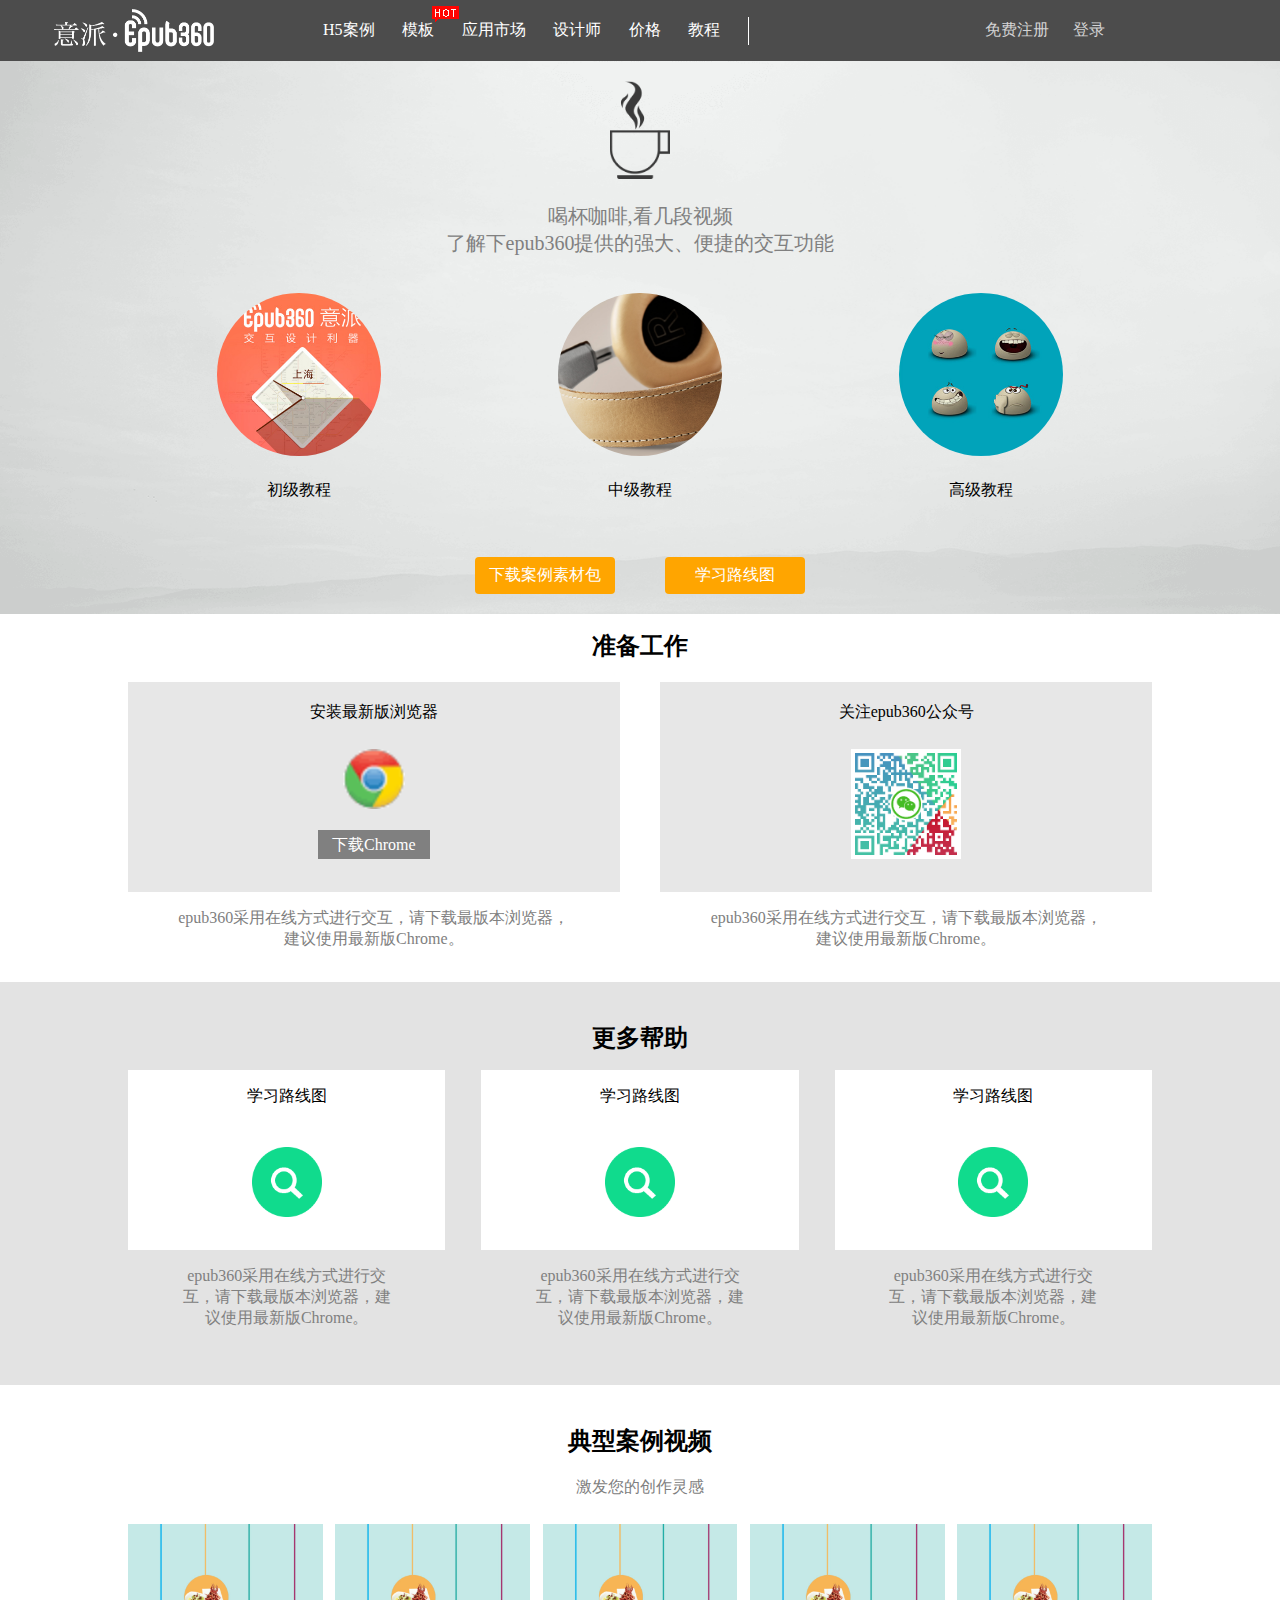
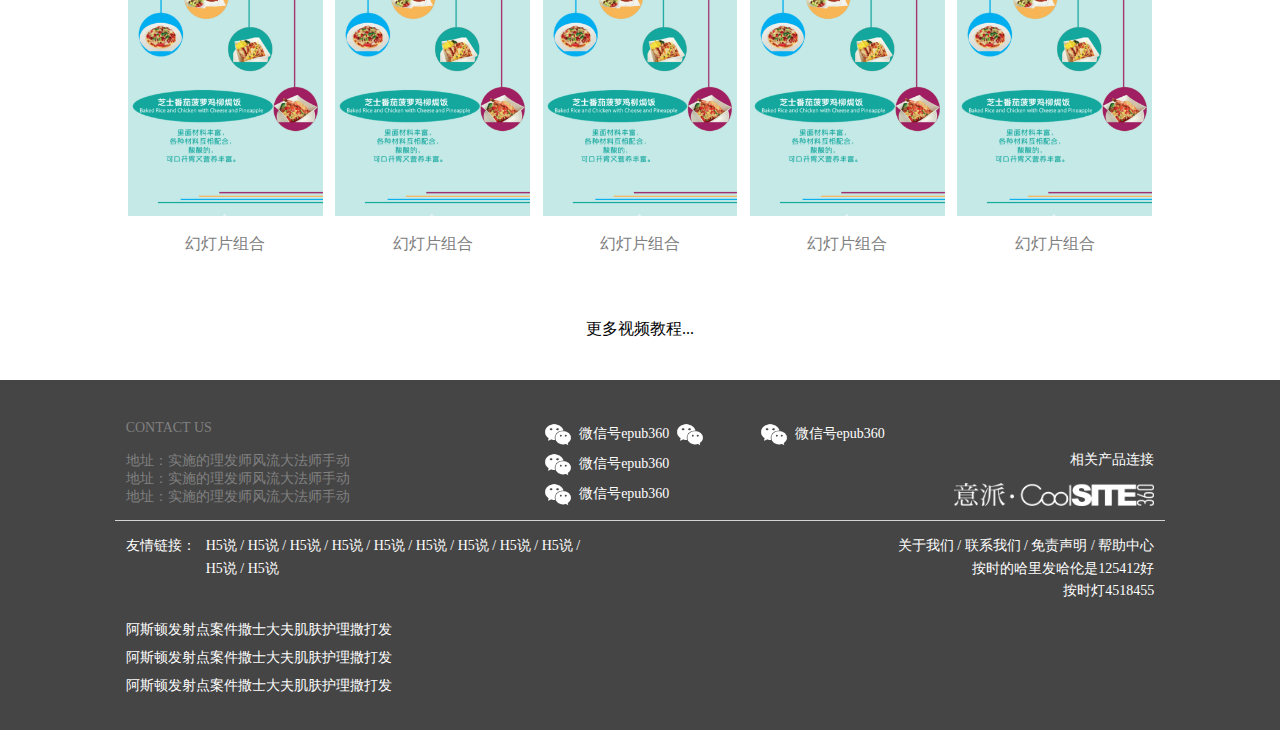
<file: yipai/index.html>
<!DOCTYPE html>
<html>
	<head>
		<meta charset="utf-8" />
		<title></title>
		<link rel="stylesheet" type="text/css" href="css/style.css"/>
	</head>
	<body>
		<!--设置整个页面的头部header开始-->
		<header class="index-header">
			<div class="index-header-logo">
				<!--<img src="img/6c7ccc5c6ac5bdbaff0d8dd779b1eb8a_origin.png"/>-->
			</div>
			<ul class="index-header-nav">
				<li>H5案例</li>
				<li>模板
					<img src="img/2c3799a5a45896cd23ac28ec1340d150_origin.gif" alt=""/>
				</li>
				<li>应用市场</li>
				<li>设计师</li>
				<li>价格</li>
				<li>教程</li>
				<li></li>
			</ul>
			<div class="index-header-loginRegister">
				<a href="">免费注册</a>
				<a href="">登录</a>
			</div>
			<div class="index-header-menu">
				<img src="img/menu.svg"/>
			</div>
		</header>
		<!--设置整个页面的头部header结束-->
		
		<!--初中高教程部分开始-->
		<section class="yipai-course">
			<figure class="yipai-course-cup">
				<img src="img/dd547745c53c51e41ac9eeaf330c5499.png" alt=""/>
				<figcaption>喝杯咖啡,看几段视频<br>了解下epub360提供的强大、便捷的交互功能</figcaption>
			</figure>
			<div class="">
				<figure>
					<img src="img/44d535fcdd041fddfa2d3a783c95d71c.jpg" alt=""/>
					<figcaption>初级教程</figcaption>
				</figure>
				<figure>
					<img src="img/eac41dbe4a6dda6ff9043d64f31b5729.jpg" alt=""/>
					<figcaption>中级教程</figcaption>
				</figure>
				<figure>
					<img src="img/2eb4337646c5c3ff62a26fc56170b049.jpg" alt=""/>
					<figcaption>高级教程</figcaption>
				</figure>
			</div>
			<p><span>下载案例素材包</span><span>学习路线图</span></p>
		</section>
		<!--初中高教程部分结束-->
		
		<!--准备工作部分开始-->
		<section class="yipai-jobReady">
			<h2 class="h2-set">准备工作</h2>
			<div class="yipai-jobReady-contents">
				<div class="">
					<figure>
						<p>安装最新版浏览器</p>
						<img src="img/compatible_chrome.gif" alt=""/>
						<span>下载Chrome</span>
					</figure>
					<p class="p-set">epub360采用在线方式进行交互，请下载最版本浏览器，建议使用最新版Chrome。</p>
				</div>   
				<div class="">
					<figure>
						<p>关注epub360公众号</p>
						<img src="img/85c84707115c526b711dfb287318c7e2.png" alt=""/>
					</figure>
					<p class="p-set">epub360采用在线方式进行交互，请下载最版本浏览器，建议使用最新版Chrome。</p>
				</div>
			</div>
		</section>
		<!--准备工作部分结束-->
		
		<!--更多帮助部分开始-->
		<section class="yipai-moreHelp">
			<h2 class="h2-set">更多帮助</h2>
			<div class="yipai-moreHelp-contents">
				<div class="yipai-moreHelp-item">
					<figure>
						<figcaption>学习路线图</figcaption>
						<img src="img/fd89002faded3ff84e2459006e0617e6.png"/>
					</figure>
					<p class="p-set">epub360采用在线方式进行交互，请下载最版本浏览器，建议使用最新版Chrome。</p>
				</div>
				<div class="yipai-moreHelp-item">
					<figure>
						<figcaption>学习路线图</figcaption>
						<img src="img/fd89002faded3ff84e2459006e0617e6.png"/>
					</figure>
					<p class="p-set">epub360采用在线方式进行交互，请下载最版本浏览器，建议使用最新版Chrome。</p>
				</div>
				<div class="yipai-moreHelp-item">
					<figure>
						<figcaption>学习路线图</figcaption>
						<img src="img/fd89002faded3ff84e2459006e0617e6.png"/>
					</figure>
					<p class="p-set">epub360采用在线方式进行交互，请下载最版本浏览器，建议使用最新版Chrome。</p>
				</div>
			</div>
		</section>
		<!--更多帮助部分结束-->
		
		<!--典型案例部分开始-->
		<section class="yipai-samples">
			<hgroup>
				<h2 class="h2-set">典型案例视频</h2>
				<p>激发您的创作灵感</p>
			</hgroup>
			<div class="">
				<figure>
					<img src="img/b3b7d1bd3549d1bb6e3a5e5740bb494e.jpg" alt=""/>
					<figcaption>幻灯片组合</figcaption>
				</figure>
				<figure>
					<img src="img/b3b7d1bd3549d1bb6e3a5e5740bb494e.jpg" alt=""/>
					<figcaption>幻灯片组合</figcaption>
				</figure>
				<figure>
					<img src="img/b3b7d1bd3549d1bb6e3a5e5740bb494e.jpg" alt=""/>
					<figcaption>幻灯片组合</figcaption>
				</figure>
				<figure>
					<img src="img/b3b7d1bd3549d1bb6e3a5e5740bb494e.jpg" alt=""/>
					<figcaption>幻灯片组合</figcaption>
				</figure>
				<figure>
					<img src="img/b3b7d1bd3549d1bb6e3a5e5740bb494e.jpg" alt=""/>
					<figcaption>幻灯片组合</figcaption>
				</figure>
			</div>
			<p class="more-p">更多视频教程...</p>
		</section>
		<!--典型案例部分结束-->
		
		<!--页面的脚部开始-->
		<footer class="index-footer">
			<div class="ft-top">
				<dl>
					<dt>CONTACT US</dt>
					<dd>地址：实施的理发师风流大法师手动</dd>
					<dd>地址：实施的理发师风流大法师手动</dd>
					<dd>地址：实施的理发师风流大法师手动</dd>
				</dl>
				<div class="ft-top-connect">
					<ul>
						<li><img src="img/c753b684eec74d3d0ca881a1ed64eef9.png" alt=""/>微信号epub360<img src="img/c753b684eec74d3d0ca881a1ed64eef9.png" alt=""/></li>
						<li><img src="img/c753b684eec74d3d0ca881a1ed64eef9.png" alt=""/>微信号epub360</li>
						<li><img src="img/c753b684eec74d3d0ca881a1ed64eef9.png" alt=""/>微信号epub360</li>
					</ul>
					<ul>
						<li><img src="img/c753b684eec74d3d0ca881a1ed64eef9.png" alt=""/>微信号epub360</li>
					</ul>
				</div>
				<div class="ft-top-logo">
					<p>相关产品连接</p>
					<img src="img/d1270e92aa014a5d9ebc5e9d096c1707_origin.png"/>
				</div>
			</div>
			<div class="ft-middle">
				<dl>
					<dt>友情链接：</dt>
					<dd>H5说 / H5说 / H5说 / H5说 / H5说 / H5说 / H5说 / H5说 / H5说 / H5说 / H5说 </dd>
				</dl>
				<div>
					<p>关于我们 / 联系我们 / 免责声明 / 帮助中心</p>
					<p>按时的哈里发哈伦是125412好</p>
					<p>按时灯4518455</p>
				</div>
			</div>
			<div class="ft-bottom">
				<p>阿斯顿发射点案件撒士大夫肌肤护理撒打发</p>
				<p>阿斯顿发射点案件撒士大夫肌肤护理撒打发</p>
				<p>阿斯顿发射点案件撒士大夫肌肤护理撒打发</p>
			</div>
		</footer>
		<!--页面的脚部结束-->
	</body>
</html>
</file>
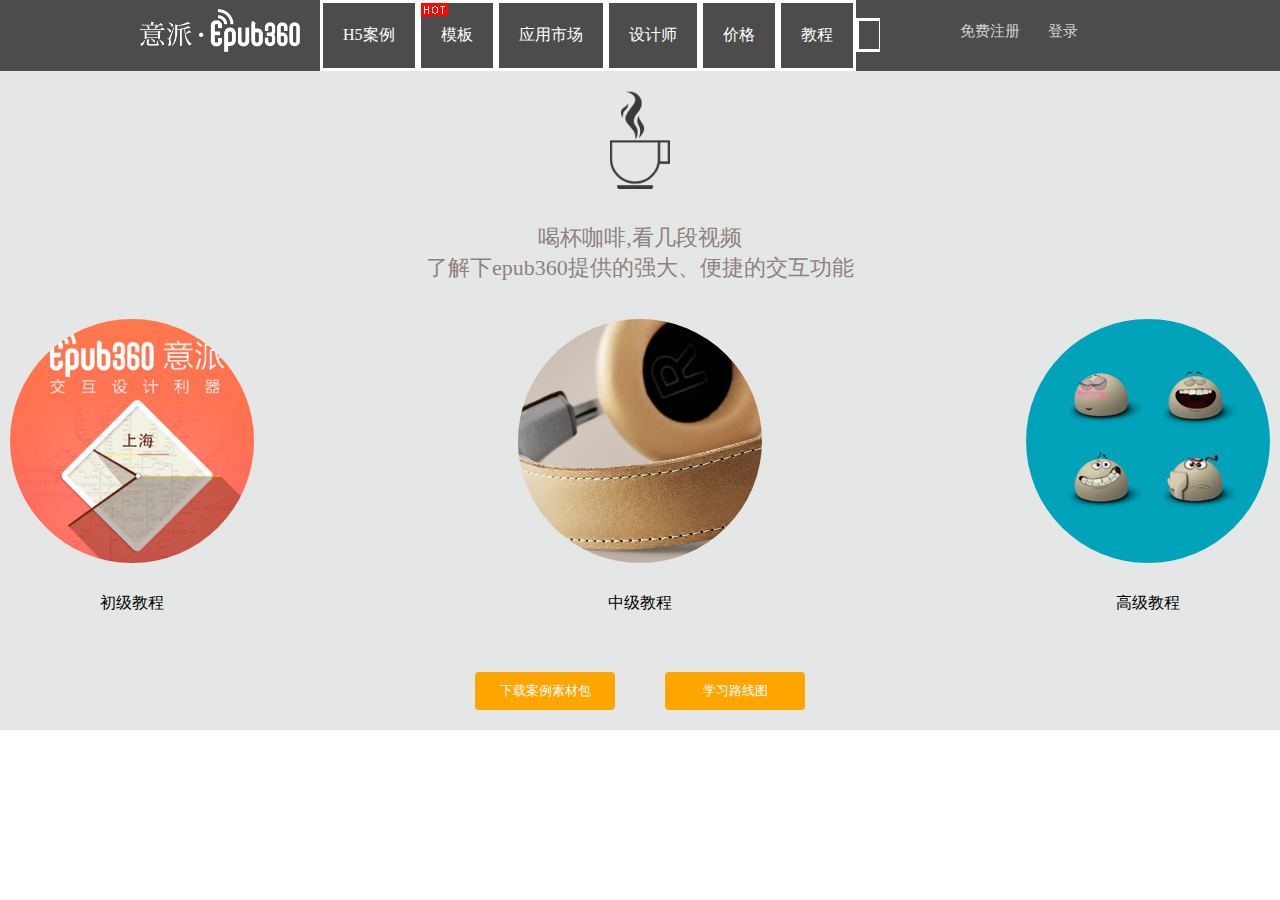
<file: 意派登录/index.html>
<!DOCTYPE html>
<html>
	<head>
		<meta charset="utf-8" />
		<title></title>
		<link rel="stylesheet" type="text/css" href="css/reset.css"/>
		<link rel="stylesheet" type="text/css" href="css/style.css"/>
	</head>
	<body>
		<!--头部-->
		<div class="header clearfix">
			<div class="logo">
				<h1>意派epub360</h1>
			</div>
			
			<ul class="nav clearfix">
				<li>H5案例</li>
				<li>模板
					<img src="img/2c3799a5a45896cd23ac28ec1340d150_origin.gif" alt=""/>
				</li>
				<li>应用市场</li>
				<li>设计师</li>
				<li>价格</li>
				<li>教程</li>
				<li></li>
			</ul>
			
			<div class="login-register">
				<a href="">免费注册</a>
				<a href="">登录</a>
			</div>
		</div>
		
		<!--教程部分-->
		<div class="courses">
			<div class="cup">
				<img src="img/dd547745c53c51e41ac9eeaf330c5499.png" alt=""/>
				<p>喝杯咖啡,看几段视频<br>了解下epub360提供的强大、便捷的交互功能</p>
			</div>
			
			<div class="courses-items clearfix">
				<div class="course-item">
					<img src="img/44d535fcdd041fddfa2d3a783c95d71c.jpg" alt=""/>
					<p>初级教程</p>
				</div>
				<div class="course-item">
					<img src="img/eac41dbe4a6dda6ff9043d64f31b5729.jpg" alt=""/>
					<p>中级教程</p>
				</div>
				<div class="course-item">
					<img src="img/2eb4337646c5c3ff62a26fc56170b049.jpg" alt=""/>
					<p>高级教程</p>
				</div>
			</div>
			
			<div class="ds-btn">
				<button>下载案例素材包</button>
				<button>学习路线图</button>
			</div>
		</div>
	</body>
</html>
</file>
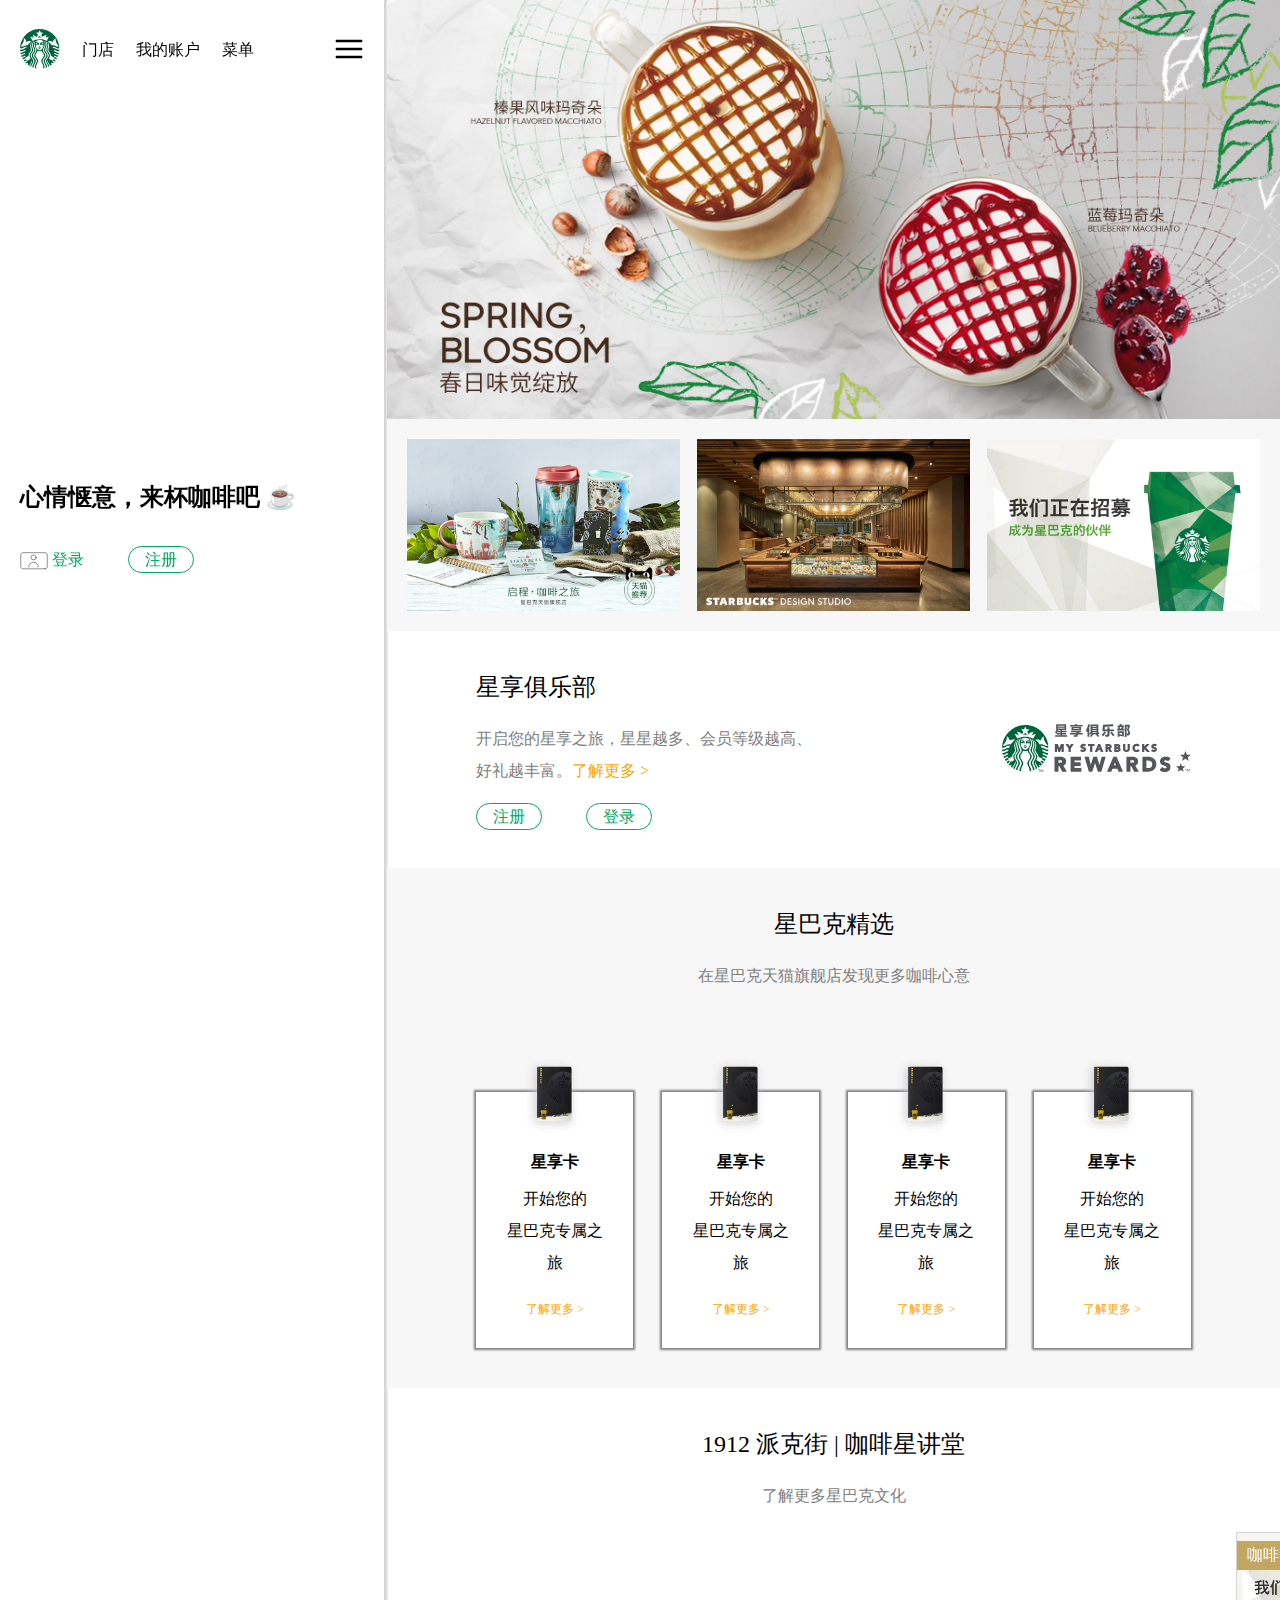
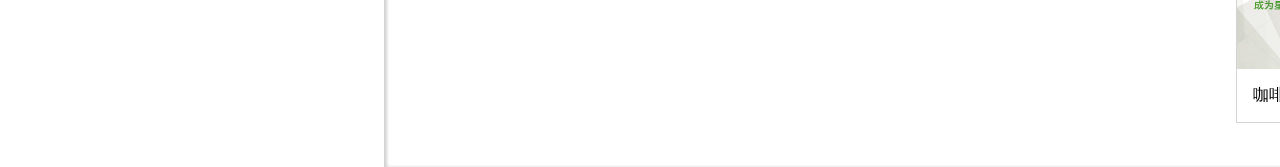
<file: 星巴克/index.html>
<!DOCTYPE html>
<html>
	<head>
		<meta charset="utf-8" />
		<title></title>
		<!--移动端优先-->
		<meta name="viewport" content="width=device-width,initial-scale=1,minimum-scale=1,maximum-scale=1,user-scalable=no" />
		<link rel="stylesheet" type="text/css" href="css/style.css"/>
	</head>
	<body>
		<!--左边-->
		<aside>
			<header class="aside-header">
				<div class="aside-header-logo">
					<img src="img/logo.svg" alt="index-logo"/>
				</div>
				<ul class="aside-header-nav">
					<li>门店</li>
					<li>我的账户</li>
					<li>菜单</li>
				</ul>
				<div class="aside-header-menu">
					<img src="img/menu.svg" alt="index-menu"/>
				</div>
			</header>
			<div class="aisde-desc">
				<h2>心情惬意，来杯咖啡吧 ☕</h2>
				<p>
					<a href=""><img src="img/icon-account.svg" alt=""/> 登录</a>
					<a href="">注册</a>
				</p>
			</div>
		</aside>
		
		<!--右边-->
		<div class="container">
			<div class="banner">
				<img src="img/kv.jpg" alt=""/>
				<img src="img/kv-mobile.jpg" alt=""/>
			</div>
			
			<div class="starbucks-ad">
				<img src="img/starbucks-tmall-0403-cn.jpg"/>
				<img src="img/starbucks-design-studio-web-china.jpg"/>
				<img src="img/homepage-career-cn.jpg"/>
			</div>
			
			<section class="starbucks-club">
				<div class="starbucks-club-desc">
					<h2 class="h2-set">星享俱乐部</h2>
					<p class="p-set">
						开启您的星享之旅，星星越多、会员等级越高、<br>
						好礼越丰富。<br><a href="">了解更多 ></a>
					</p>
					<p><span>注册</span> <span>登录</span></p>
				</div>
				<div class="starbucks-club-logo">
					<img src="img/logo-msr.svg" alt=""/>
				</div>
			</section>
			
			<section class="starbucks-selected">
				<hgroup>
					<h2 class="h2-set">星巴克精选</h2>
					<p  class="p-set">在星巴克天猫旗舰店发现更多咖啡心意</p>
				</hgroup>
				<div class="starbucks-selected-card">
					<figure>
						<img src="img/tmall-card-01.png" alt=""/>
						<h4>星享卡</h4>
						<p>开始您的<br>星巴克专属之旅</p>
						<a href="">了解更多 ></a>
					</figure>
					<figure>
						<img src="img/tmall-card-01.png" alt=""/>
						<h4>星享卡</h4>
						<p>开始您的<br>星巴克专属之旅</p>
						<a href="">了解更多 ></a>
					</figure>
					<figure>
						<img src="img/tmall-card-01.png" alt=""/>
						<h4>星享卡</h4>
						<p>开始您的<br>星巴克专属之旅</p>
						<a href="">了解更多 ></a>
					</figure>
					<figure>
						<img src="img/tmall-card-01.png" alt=""/>
						<h4>星享卡</h4>
						<p>开始您的<br>星巴克专属之旅</p>
						<a href="">了解更多 ></a>
					</figure>
				</div>
			</section>
			
			<section class="starbucks-classes">
				<hgroup>
					<h2 class="h2-set">1912 派克街 | 咖啡星讲堂</h2>
					<p  class="p-set">了解更多星巴克文化</p>
				</hgroup>
				<!--使用动画的无缝轮播-->
				<marquee>
					<div class="">
						<figure>
							<img src="img/homepage-career-cn.jpg" alt=""/>
							<figcaption>咖啡的起源与培植</figcaption>
							<span>咖啡知识</span>
						</figure>
						<figure>
							<img src="img/homepage-career-cn.jpg" alt=""/>
							<figcaption>咖啡的起源与培植</figcaption>
							<span>咖啡知识</span>
						</figure>
						<figure>
							<img src="img/homepage-career-cn.jpg" alt=""/>
							<figcaption>咖啡的起源与培植</figcaption>
							<span>咖啡知识</span>
						</figure>
						<figure>
							<img src="img/homepage-career-cn.jpg" alt=""/>
							<figcaption>咖啡的起源与培植</figcaption>
							<span>咖啡知识</span>
						</figure>
					</div>
				</marquee>
			</section>
			
			<footer>
				<figure>
					<img src="img/icon-account.svg" alt=""/>
					<figcaption>主页</figcaption>
				</figure>
				<figure>
					<img src="img/icon-account.svg" alt=""/>
					<figcaption>主页</figcaption>
				</figure>
				<figure>
					<img src="img/icon-account.svg" alt=""/>
					<figcaption>主页</figcaption>
				</figure>
				<figure>
					<img src="img/icon-account.svg" alt=""/>
					<figcaption>主页</figcaption>
				</figure>
				<figure>
					<img src="img/icon-account.svg" alt=""/>
					<figcaption>主页</figcaption>
				</figure>
			</footer>
		</div>
	</body>
</html>
</file>
<file: yipai/css/style.css>
*{
	margin: 0;
	padding: 0;}

a{text-decoration: none;}
li{list-style: none;}

/*整体框架设置*/
header,
section,
footer{
	box-sizing: border-box;
	width: 100%;
	/*border: solid 1px;*/
	overflow: hidden;
}


/*设置整个页面的头部header开始*/
header{
	display: flex;
	align-items: center;
	background: rgb(76,76,76);
}

.index-header-logo{
	height: 50px;
	flex: 3;
	background: url(../img/6c7ccc5c6ac5bdbaff0d8dd779b1eb8a_origin.png) 40% center no-repeat;
	background-size: 160px;
}

.index-header-nav{
	display: flex;
	flex: 7;
}

.index-header-nav li{
	margin-left: 4%;
	padding: 20px 0;
	color: white;
	position: relative;
}

.index-header-nav li:nth-child(2) img{
	position: absolute;
	top: 6px;
	left: 30px;
}

.index-header-nav li:last-child{
	padding: 14px 0;
	border-right: solid 1px white;
	align-self: center;
}

.index-header-loginRegister{
	flex: 3;
}

.index-header-loginRegister a{
	color: lightgray;
}

.index-header-loginRegister a:last-child{
	margin-left: 20px;
}

.index-header-menu{
	display: none;
}

/*设置整个页面的头部header结束*/

/*初中高教程部分开始*/
.yipai-course{
	padding: 20px 10%;
	text-align: center;
	
	background: url(../img/21ce81a1efc6f9b71b5b8758b54cd32a.png) no-repeat;
	background-size: 100% 100%;
}

.yipai-course-cup img{
	width: 60px;
}

.yipai-course-cup figcaption{
	margin-top: 20px;
	font-size: 20px;
	color: gray;
	font-weight: 400;
}

.yipai-course div{
	display: flex;
	justify-content: space-around;
	padding: 36px 0;
}

.yipai-course div figure{
	width: 16%;
}

.yipai-course div img{
	width: 100%;
	border-radius: 50%;
}

.yipai-course div figcaption{
	padding: 20px 0;
}

.yipai-course span{
	display: inline-block;
	width: 140px;
	padding: 8px 0;
	color: white;
	border-radius: 4px;
	background: orange;
}

.yipai-course span:last-child{
	margin-left: 50px;
}

/*初中高教程部分结束*/


/*准备工作部分开始*/
.yipai-jobReady{
	padding: 16px 10%;
	text-align: center;
}

.h2-set{
	text-align: center;
}

.yipai-jobReady-contents{
	margin-top: 20px;
	display: flex;
	justify-content: space-between;
}

.yipai-jobReady-contents div{
	width: 48%;
	/*border: solid 1px;*/
}

.yipai-jobReady-contents figure{
	width: 100%;
	height: 170px;
	padding: 20px 0;
	background: #E7E7E7;
}

.yipai-jobReady-contents div:first-of-type img{
	display: block;
	height: 60px;
	margin: auto;
	padding: 26px;
}

.yipai-jobReady-contents div:first-of-type span{
	padding: 6px 14px;
	color: white;
	background: gray;
}

.p-set{
	padding: 16px 50px;
	color: gray;
}


.yipai-jobReady-contents div:last-of-type img{
	display: block;
	height: 110px;
	margin: auto;
	padding: 26px;
}
/*准备工作部分结束*/

/*更多帮助部分开始*/
.yipai-moreHelp{
	padding: 40px 10%;
	text-align: center;
	background: #E3E3E3;
}

.yipai-moreHelp-contents{
	display: flex;
	justify-content: space-between;
	margin-top: 16px;
}

.yipai-moreHelp-item{
	width: 31%;
	/*border: solid 1px;*/
}

.yipai-moreHelp-item figure{
	box-sizing: border-box;
	width: 100%;
	height: 180px;
	padding-top: 16px;
	background: white;
}

.yipai-moreHelp-item img{
	height: 70px;
	margin-top: 40px;
}
/*更多帮助部分结束*/

/*典型案例部分开始*/
.yipai-samples{
	padding: 40px 10%;
	text-align: center;
}

hgroup p{
	margin-top: 20px;
	color: gray;
}

.yipai-samples div{
	display: flex;
	justify-content: space-between;
	margin-top: 26px;
}

.yipai-samples figure{
	width:19%;
}

.yipai-samples img{
	width: 100%;
}

.yipai-samples figcaption{
	padding: 14px 0;
	color: gray;
}

.more-p{
	margin-top: 50px;
}
/*典型案例部分结束*/

/*页面的脚部开始*/
.index-footer{
	padding: 30px 9%;
	color: white;
	font-size: 14px;
	background: #454545;
}

.ft-top{
	padding: 10px 1%;
	display: flex;
}

.ft-top dl,
.ft-top-connect{
	flex: 4;
	/*border: solid 1px white;*/
}

.ft-top dl{
	color: gray;
}

.ft-top dt{
	margin-bottom: 16px;
}

.ft-top dd{
	font-size: 14px;
}

.ft-top-connect{
	display: flex;
	color: white;
}

.ft-top-connect ul:last-of-type{
	margin-left: 10%;
}

.ft-top-connect img{
	width: 30px;
	padding: 0 6px;
	vertical-align: middle;
}

.ft-top-logo{
	box-sizing: border-box;
	flex: 2;
	align-self: flex-end;
	color: white;
	text-align: right;
	/*border: solid 1px white;*/
}

.ft-top-logo img{
	width: 200px;
	margin-top: 14px;
}

.ft-middle{
	display: flex;
	padding: 14px 1%;
	border-top: solid 1px lightgray;
}

.ft-middle dl{
	width: 50%;
	display: flex;
	line-height: 1.6;
}

.ft-middle dt{
	width: 80px;
	/*border: solid 1px white;*/
}

.ft-middle dd{
	width: 76%;
}

.ft-middle div{
	width: 50%;
	text-align: right;
	line-height: 1.6;
}

.ft-bottom{
	padding: 0 1%;
	line-height: 2;
}
/*页面的脚部结束*/


/*媒介查詢做響應式*/
@media only screen and (max-width: 900px) {
	.index-header-nav,
	.index-header-loginRegister,
	.yipai-samples,
	.ft-bottom{
		display: none;
	}
	
	.index-header-logo{
		background-position: 20px center;
		background-size: 120px;
	}
	
	.index-header-menu{
		display: block;
		padding-right: 40px;
	}
	
	.index-header-menu img{
		height: 24px;
		cursor: pointer;
	}

	.yipai-course span{
		display: block;
		width: 60%;
		margin:14px auto!important;
	}
	
	.yipai-jobReady,
	.yipai-moreHelp{
		padding: 16px 5%;
	}
	
	.yipai-jobReady-contents,
	.yipai-moreHelp-contents,
	.ft-top,
	.ft-middle{
		flex-direction: column;
	}
	
	.yipai-jobReady-contents div,
	.yipai-moreHelp-contents div,
	.ft-middle dl,
	.ft-middle div{
		width: 100%;
	}
	
	.yipai-jobReady-contents div:first-of-type span{
		display: block;
		width: 50%;
		margin: auto;
	}
	
	.index-footer{
		padding: 30px 5%;
	}
	
	.ft-top-connect{
		margin: 16px 0;
	}
	
	.ft-top-logo,
	.ft-middle div{
		width: 100%;
		text-align: left;
	}
}
</file>
<file: 意派登录/css/style.css>
/*==== 头部 ====*/
div.header{
	background: #4C4C4C;
}

div.logo,
div.login-register,
ul.nav{
	float: left;
	width: 25%;
}

div.logo>h1{
	height: 44px;
	width: 160px;
	margin-top: 9px;
	margin-left: 140px;
	text-indent: -9999px;
	overflow: hidden;
	/*border: solid 1px yellow;*/
	background: url(../img/6c7ccc5c6ac5bdbaff0d8dd779b1eb8a_origin.png) no-repeat;
	background-size: 100%;
}

ul.nav{
	color: white;
	width: 50%!important;

}

ul.nav>li{
	float: left;
	padding: 22px 20px;
	cursor: pointer;
	border: solid;
	position: relative;
}

ul.nav>li:hover{
	color: red;
}

ul.nav>li:nth-of-type(2)>img{
	position: absolute;
	top: 0px;
	left: 0px;
}

ul.nav>li:last-of-type{
	margin-top: 18px;
	padding: 14px 20px 14px 0;
	border-right: solid 1px white;
}

div.login-register>a{
	display: inline-block;
	margin-top: 22px;
	color: #D3D3D3;
	font-size: 15px;
}

div.login-register>a:last-of-type{
	margin-left: 24px;
}

/*==== 教程部分 ====*/
div.courses{
	padding: 20px 0;
	text-align: center;
	background: #E5E7E6;
}

/*div.cup,
div.courses-items,
div.ds-btn{
	border: solid 1px;
}*/

/*div.cup{
	padding-top: 20px;
}*/

div.cup>img{
	width: 60px;
}

div.cup>p{
	margin-top: 30px;
	font-size: 22px;
	color: #8E8080;
}

div.courses-items{
	width: 1260px;
	margin:36px auto 0;
}

div.course-item{
	float: left;
}

div.course-item:first-of-type~div.course-item{
	margin-left: 264px;
}

div.course-item>img{
	width: 244px;
	border-radius: 50%;
}

div.course-item>p{
	margin-top: 26px;
}

div.ds-btn{
	margin-top: 58px;
}

div.ds-btn>button{
	width: 140px;
	padding: 10px 0;
	color: white;
	text-align: center;
	background: #FFA500;
	border-radius: 4px;
	cursor: pointer;
}

div.ds-btn>button:last-of-type{
	margin-left: 46px;
}
</file>
<file: 星巴克/css/style.css>
* {
	margin: 0;
	padding: 0;
}

li {
	list-style: none;
}

a {
	text-decoration: none;
}

aside,
.container {
	box-sizing: border-box;
	overflow: hidden;
	/*border: solid 1px;*/
}

aside {
	width: 30%;
	padding: 20px;
	position: fixed;
}

.aside-header {
	display: flex;
	align-items: center;
}

.aside-header-logo img {
	width: 40px;
	cursor: pointer;
}

.aside-header-nav {
	min-width: 200px;
	flex-grow: 1;
	display: flex;
	/*border: solid 1px;*/
}

.aside-header-menu img {
	width: 30px;
	cursor: pointer;
}

.aside-header-nav li {
	margin-left: 22px;
	padding: 20px 0;
	cursor: pointer;
}

.aside-header-nav li:hover {
	padding: 20px 0 16px;
	color: red;
	border-bottom: solid 4px lightgray;
}

.aisde-desc {
	margin-top: 400px;
}

.aisde-desc p {
	margin-top: 34px;
}

.aisde-desc img {
	vertical-align: middle;
}

.aisde-desc a {
	color: #00A862;
}

.aisde-desc a:last-of-type,
.starbucks-club-desc span {
	/*display: inline-block;*/
	margin-left: 40px;
	padding: 4px 16px;
	color: #00A862;
	border: solid 1px;
	border-radius: 30px;
}

.container {
	box-sizing: border-box;
	width: 70%;
	padding-left: 3px;
	/*height: 2000px;*/
	margin-left: 30%;
	box-shadow: 3px 0 3px lightgray inset;
}

.banner img {
	display: block;
	width: 100%;
}

.banner img:last-of-type {
	display: none;
}

.starbucks-ad {
	padding: 20px;
	display: flex;
	justify-content: space-between;
	background: #F7F7F7;
}

.starbucks-ad img {
	display: block;
	width: 32%;
	height: 0%;
}

.starbucks-club {
	box-sizing: border-box;
	padding: 40px 10%;
	/*padding: 40px 0;*/
	display: flex;
	/*justify-content: center;*/
	justify-content: space-between;
	align-items: center;
}


/*.starbucks-club div{
	margin: 0 40px;
}*/

.h2-set {
	font-weight: 500;
}

.p-set {
	padding: 20px 0;
	line-height: 2;
	color: gray;
}

.p-set br:last-of-type {
	display: none;
}

.starbucks-club-desc a {
	color: orange;
}


/*.starbucks-club-desc span{
	padding: 4px 16px;
	color: #00A862;
	border: solid 1px;
	border-radius: 30px;
}*/

.starbucks-club-desc span:first-of-type {
	margin-left: 0;
}

.starbucks-selected {
	box-sizing: border-box;
	padding: 40px 10%;
	text-align: center;
	background: #F7F7F7;
}

.starbucks-selected-card {
	display: flex;
	justify-content: space-between;
}

.starbucks-selected-card figure {
	box-sizing: border-box;
	width: 22%;
	margin-top: 80px;
	padding: 60px 30px 30px;
	background: white;
	position: relative;
	box-shadow: 0 0 2px 2px gray;
}

.starbucks-selected-card img {
	display: block;
	width: 70px;
	position: absolute;
	top: -40px;
	left: 50%;
	transform: translateX(-50%);
}

.starbucks-selected-card p {
	padding: 10px 0 20px;
	line-height: 2;
}

.starbucks-selected-card a {
	color: orange;
	font-size: 12px;
}

.starbucks-classes {
	box-sizing: border-box;
	padding: 40px 0;
}

.starbucks-classes hgroup {
	text-align: center;
}

.starbucks-classes div {
	display: flex;
	justify-content: space-around;
}

.starbucks-classes figure {
	width: 24%;
	position: relative;
	border: solid 1px lightgray;
}

.starbucks-classes img {
	display: block;
	width: 100%;
}

.starbucks-classes figcaption {
	padding: 16px;
}

.starbucks-classes span {
	display: inline-block;
	padding: 4px 10px;
	color: white;
	background: #C2A661;
	position: absolute;
	top: 8px;
	left: 0;
}

footer{
	display: none;
}

@media only screen and (max-width: 1200px) {
	aside {
		/*默认的*/
		position: static;
		width: 100%;
	}
	.aisde-desc {
		margin-top: 30px;
	}
	.container {
		width: 100%;
		margin-left: 0;
		padding-left: 0;
		box-shadow: none;
	}
}

@media only screen and (max-width: 800px) {
	.aside-header,
	.aisde-desc p,
	.banner img:first-of-type,
	.p-set br:first-of-type {
		display: none;
	}
	.aisde-desc {
		margin-top: 0;
	}
	.banner img:last-of-type {
		display: block;
	}
	.starbucks-ad,
	.starbucks-club {
		flex-direction: column;
		text-align: center;
	}
	.starbucks-ad img {
		width: 100%;
		margin-top: 20px;
	}
	.starbucks-club-desc {
		width: 100%;
	}
	.starbucks-club-logo {
		width: 100%;
		margin-top: 40px;
	}
	.p-set br:last-of-type {
		display: block;
	}
	
	.starbucks-selected{
		padding: 40px 16px;
	}
	
	.starbucks-selected-card{
		flex-wrap: wrap;
	}
	
	.starbucks-selected-card figure{
		width: 48%;
	}
	
	footer{
		width: 100%;
		padding: 4px 0;
		display: flex;
		justify-content: space-around;
		box-shadow: 0 -2px 2px lightgray;
		
		position: fixed;
		bottom: 0;
		background: white;
	}
	
	footer figure{
		text-align: center;
		font-size: 14px;
		cursor: pointer;
	}
	
	footer img{
		width: 100%;
	}
}
</file>
